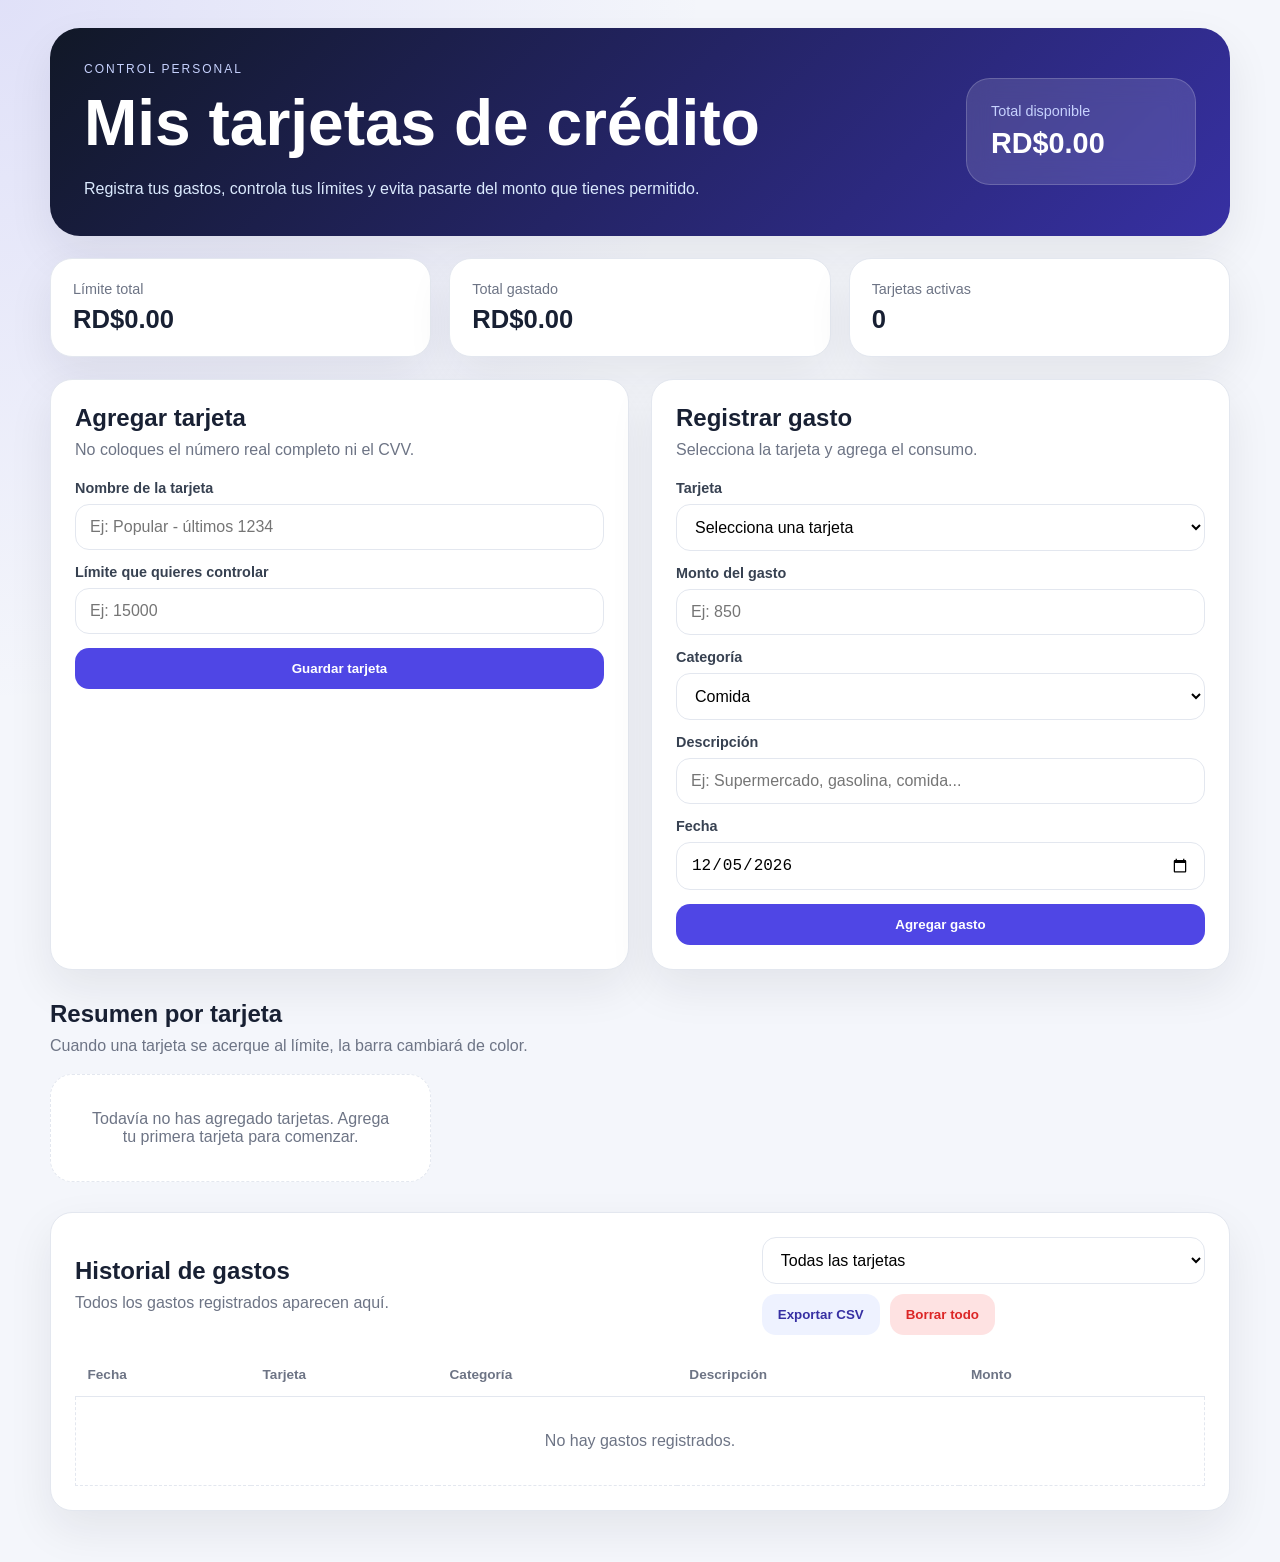
<file: tarjetas-credito/index.html>
<!DOCTYPE html>
<html lang="es">
<head>
  <meta charset="UTF-8" />
  <meta name="viewport" content="width=device-width, initial-scale=1.0" />
  <title>Control de Tarjetas de Crédito</title>
  <link rel="stylesheet" href="style.css" />
</head>
<body>
  <div class="app">
    <header class="hero">
      <div>
        <p class="eyebrow">Control personal</p>
        <h1>Mis tarjetas de crédito</h1>
        <p class="subtitle">
          Registra tus gastos, controla tus límites y evita pasarte del monto que tienes permitido.
        </p>
      </div>

      <div class="hero-card">
        <span>Total disponible</span>
        <strong id="totalAvailable">RD$0.00</strong>
      </div>
    </header>

    <section class="summary">
      <div class="summary-card">
        <span>Límite total</span>
        <strong id="totalLimit">RD$0.00</strong>
      </div>

      <div class="summary-card">
        <span>Total gastado</span>
        <strong id="totalSpent">RD$0.00</strong>
      </div>

      <div class="summary-card">
        <span>Tarjetas activas</span>
        <strong id="totalCards">0</strong>
      </div>
    </section>

    <main class="layout">
      <section class="panel">
        <div class="panel-header">
          <h2>Agregar tarjeta</h2>
          <p>No coloques el número real completo ni el CVV.</p>
        </div>

        <form id="cardForm" class="form">
          <label>
            Nombre de la tarjeta
            <input 
              type="text" 
              id="cardName" 
              placeholder="Ej: Popular - últimos 1234" 
              required 
            />
          </label>

          <label>
            Límite que quieres controlar
            <input 
              type="number" 
              id="cardLimit" 
              placeholder="Ej: 15000" 
              min="1" 
              step="0.01" 
              required 
            />
          </label>

          <button type="submit" class="btn primary">Guardar tarjeta</button>
        </form>
      </section>

      <section class="panel">
        <div class="panel-header">
          <h2>Registrar gasto</h2>
          <p>Selecciona la tarjeta y agrega el consumo.</p>
        </div>

        <form id="expenseForm" class="form">
          <label>
            Tarjeta
            <select id="expenseCard" required>
              <option value="">Selecciona una tarjeta</option>
            </select>
          </label>

          <label>
            Monto del gasto
            <input 
              type="number" 
              id="expenseAmount" 
              placeholder="Ej: 850" 
              min="1" 
              step="0.01" 
              required 
            />
          </label>

          <label>
            Categoría
            <select id="expenseCategory" required>
              <option value="Comida">Comida</option>
              <option value="Transporte">Transporte</option>
              <option value="Servicios">Servicios</option>
              <option value="Compras">Compras</option>
              <option value="Salud">Salud</option>
              <option value="Entretenimiento">Entretenimiento</option>
              <option value="Otros">Otros</option>
            </select>
          </label>

          <label>
            Descripción
            <input 
              type="text" 
              id="expenseDescription" 
              placeholder="Ej: Supermercado, gasolina, comida..." 
              required 
            />
          </label>

          <label>
            Fecha
            <input type="date" id="expenseDate" required />
          </label>

          <button type="submit" class="btn primary">Agregar gasto</button>
        </form>
      </section>
    </main>

    <section class="cards-section">
      <div class="section-title">
        <h2>Resumen por tarjeta</h2>
        <p>Cuando una tarjeta se acerque al límite, la barra cambiará de color.</p>
      </div>

      <div id="cardsGrid" class="cards-grid"></div>
    </section>

    <section class="panel history-panel">
      <div class="panel-header row">
        <div>
          <h2>Historial de gastos</h2>
          <p>Todos los gastos registrados aparecen aquí.</p>
        </div>

        <div class="actions">
          <select id="filterCard">
            <option value="all">Todas las tarjetas</option>
          </select>

          <button id="exportCsv" class="btn secondary" type="button">Exportar CSV</button>
          <button id="clearAll" class="btn danger" type="button">Borrar todo</button>
        </div>
      </div>

      <div class="table-wrap">
        <table>
          <thead>
            <tr>
              <th>Fecha</th>
              <th>Tarjeta</th>
              <th>Categoría</th>
              <th>Descripción</th>
              <th>Monto</th>
              <th></th>
            </tr>
          </thead>
          <tbody id="expenseTable"></tbody>
        </table>
      </div>
    </section>
  </div>

  <script src="script.js"></script>
</body>
</html>
</file>
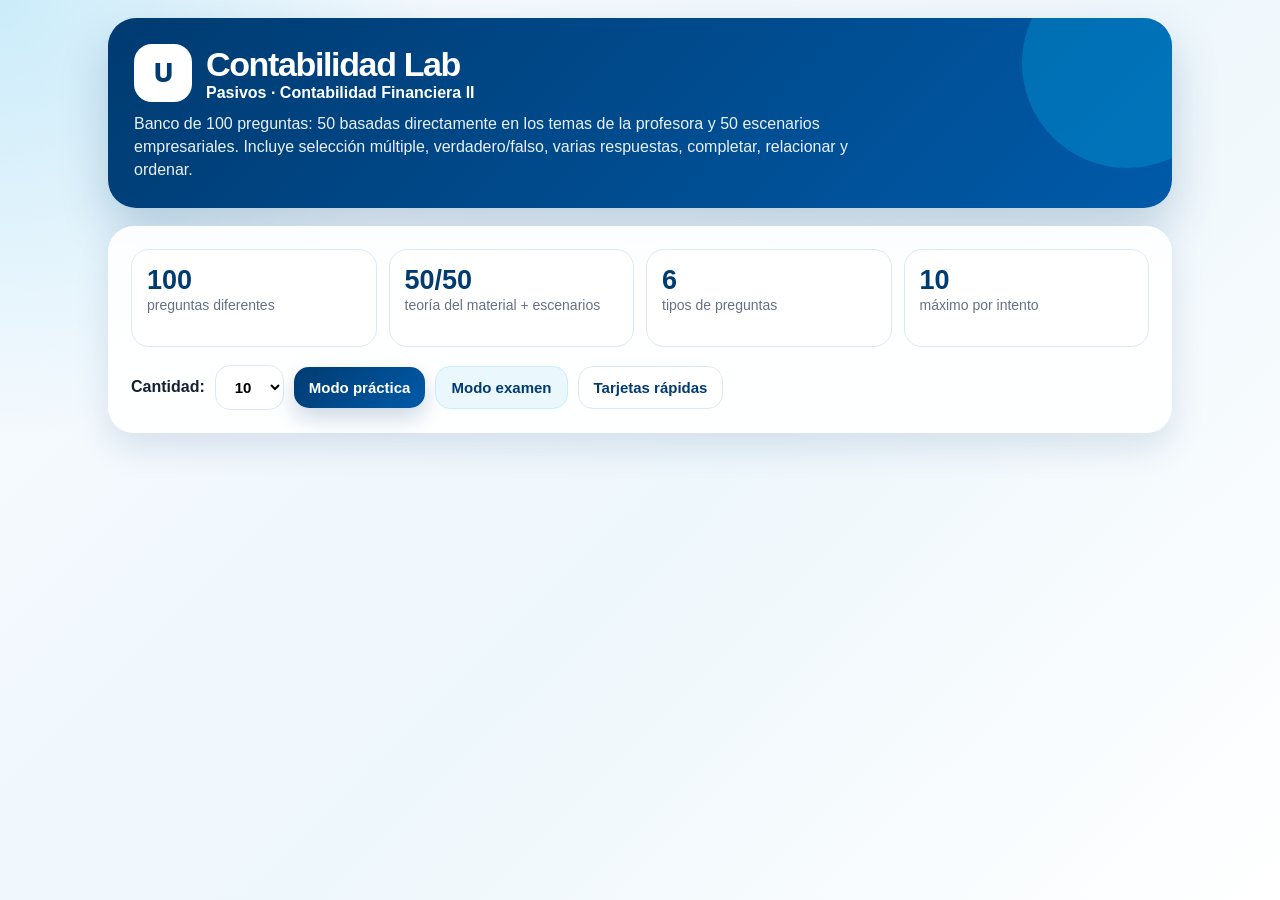
<file: index_contabilidad_lab_100.html>
<!DOCTYPE html>
<html lang="es">
<head>
<meta charset="UTF-8">
<meta name="viewport" content="width=device-width, initial-scale=1.0">
<title>Contabilidad Lab - Pasivos</title>
<style>
:root {
  --azul:#003B71; --azul2:#005AA9; --celeste:#00A7E1; --fondo:#F2F8FC;
  --texto:#142033; --muted:#667085; --linea:#DCE8F2; --ok:#11824A; --bad:#C7352E; --warn:#F4B000;
}
*{box-sizing:border-box}
body{margin:0;font-family:Arial,Helvetica,sans-serif;background:radial-gradient(circle at top left,rgba(0,167,225,.18),transparent 28%),linear-gradient(135deg,#f8fbff,#eef7fc 55%,#fff);color:var(--texto);min-height:100vh}
.app{max-width:1100px;margin:auto;padding:18px}
.hero{background:linear-gradient(135deg,var(--azul),var(--azul2));color:white;border-radius:28px;padding:26px;box-shadow:0 22px 48px rgba(0,59,113,.22);position:relative;overflow:hidden}
.hero:after{content:"";position:absolute;right:-60px;top:-60px;width:210px;height:210px;border-radius:50%;background:rgba(0,167,225,.35)}
.brand{position:relative;z-index:2;display:flex;gap:14px;align-items:center}
.logo{width:58px;height:58px;border-radius:18px;background:white;color:var(--azul);display:grid;place-items:center;font-size:25px;font-weight:1000}
h1{margin:0;font-size:34px;letter-spacing:-.04em} .sub{margin:10px 0 0;opacity:.92;max-width:760px;line-height:1.45;position:relative;z-index:2}
.panel{background:rgba(255,255,255,.9);border:1px solid rgba(255,255,255,.9);backdrop-filter:blur(12px);border-radius:26px;padding:22px;margin-top:18px;box-shadow:0 15px 35px rgba(0,59,113,.12)}
.grid{display:grid;grid-template-columns:repeat(4,1fr);gap:12px}
.stat{background:#fff;border:1px solid var(--linea);border-radius:18px;padding:15px;min-height:98px} .stat b{display:block;color:var(--azul);font-size:27px} .stat span{color:var(--muted);font-size:14px;line-height:1.35}
button,select,input{border:0;border-radius:15px;padding:12px 15px;font-weight:800;font-size:15px}
button{cursor:pointer;transition:.18s} button:hover{transform:translateY(-1px)} select,input{border:1px solid var(--linea);background:white}
.primary{background:linear-gradient(135deg,var(--azul),var(--azul2));color:white;box-shadow:0 10px 22px rgba(0,59,113,.2)} .secondary{background:#EAF7FC;color:var(--azul);border:1px solid #C9EEF9} .ghost{background:white;color:var(--azul);border:1px solid var(--linea)}
.controls{display:flex;gap:10px;flex-wrap:wrap;align-items:center;margin-top:18px}
.hidden{display:none!important} .topbar{display:flex;justify-content:space-between;align-items:center;gap:12px;margin-bottom:14px} .pills{display:flex;gap:8px;flex-wrap:wrap}
.pill{background:#EAF7FC;border:1px solid #C9EEF9;color:var(--azul);border-radius:999px;padding:8px 12px;font-size:13px;font-weight:900}
.progress{height:13px;background:#DCEBF5;border-radius:999px;overflow:hidden;margin:12px 0 18px} .bar{height:100%;width:0;background:linear-gradient(90deg,var(--celeste),var(--azul));transition:.3s}
.card{background:white;border:1px solid var(--linea);border-radius:24px;padding:22px;animation:pop .22s ease} @keyframes pop{from{opacity:.3;transform:translateY(8px)}to{opacity:1;transform:none}}
.topic{text-transform:uppercase;letter-spacing:.08em;color:var(--celeste);font-weight:1000;font-size:13px} h2{font-size:25px;line-height:1.3;margin:9px 0 18px}
.options{display:grid;gap:11px} .option{width:100%;display:flex;gap:12px;align-items:flex-start;text-align:left;background:#F8FBFF;border:2px solid #E2ECF5;border-radius:18px;color:var(--texto);line-height:1.35}
.letter{flex:0 0 34px;width:34px;height:34px;border-radius:50%;background:#E6F5FB;color:var(--azul);display:grid;place-items:center;font-weight:1000}
.correct{border-color:var(--ok)!important;background:#EAF8F0!important} .correct .letter{background:var(--ok);color:white} .wrong{border-color:var(--bad)!important;background:#FFF0EF!important} .wrong .letter{background:var(--bad);color:white}
.learn{margin-top:15px;border-left:6px solid var(--warn);background:#FFF8DF;border-radius:16px;padding:15px;line-height:1.5} .learn b{color:#7A5300}
.match-row{display:grid;grid-template-columns:1fr 1fr;gap:10px;margin:10px 0;align-items:center} .match-row select{width:100%}
.order-item{display:flex;gap:10px;align-items:center;background:#F8FBFF;border:1px solid var(--linea);border-radius:16px;padding:10px;margin:8px 0} .order-item input{width:70px}
.scoreWrap{text-align:center} .score{font-size:54px;font-weight:1000;color:var(--azul);margin:8px 0} .review-card{background:white;border:1px solid var(--linea);border-radius:18px;padding:16px;margin-top:12px}
.studyGrid{display:grid;grid-template-columns:repeat(2,1fr);gap:12px} .study{background:#F8FBFF;border:1px solid var(--linea);border-radius:18px;padding:15px;line-height:1.45}
@media(max-width:760px){.app{padding:12px}.grid,.studyGrid{grid-template-columns:1fr}.hero,.panel{border-radius:20px;padding:17px}h1{font-size:27px}h2{font-size:20px}.topbar{flex-direction:column;align-items:flex-start}}
</style>
</head>
<body>
<div class="app">
<section class="hero"><div class="brand"><div class="logo">U</div><div><h1>Contabilidad Lab</h1><b>Pasivos · Contabilidad Financiera II</b></div></div><p class="sub">Banco de 100 preguntas: 50 basadas directamente en los temas de la profesora y 50 escenarios empresariales. Incluye selección múltiple, verdadero/falso, varias respuestas, completar, relacionar y ordenar.</p></section>
<section id="start" class="panel">
<div class="grid"><div class="stat"><b>100</b><span>preguntas diferentes</span></div><div class="stat"><b>50/50</b><span>teoría del material + escenarios</span></div><div class="stat"><b>6</b><span>tipos de preguntas</span></div><div class="stat"><b>10</b><span>máximo por intento</span></div></div>
<div class="controls"><label><b>Cantidad:</b></label><select id="count"><option>5</option><option selected>10</option></select><button class="primary" onclick="startQuiz('practice')">Modo práctica</button><button class="secondary" onclick="startQuiz('exam')">Modo examen</button><button class="ghost" onclick="showStudy()">Tarjetas rápidas</button></div>
</section>
<section id="quiz" class="panel hidden"><div class="topbar"><div class="pills"><span class="pill" id="counter"></span><span class="pill" id="typePill"></span><span class="pill" id="sourcePill"></span></div><button class="secondary" onclick="home()">Salir</button></div><div class="progress"><div class="bar" id="bar"></div></div><div class="card"><div class="topic" id="topic"></div><h2 id="prompt"></h2><div id="answerArea"></div><div id="feedback" class="learn hidden"></div><div class="controls"><button id="checkBtn" class="primary" onclick="checkAnswer()">Responder</button><button id="nextBtn" class="primary hidden" onclick="nextQ()">Siguiente</button></div></div></section>
<section id="result" class="panel hidden"><div class="scoreWrap"><div class="pill">Resultado final</div><div class="score" id="scoreText"></div><p id="msg"></p><button class="primary" onclick="startQuiz(mode)">Nuevo intento</button><button class="secondary" onclick="review()">Repasar fallos</button><button class="ghost" onclick="home()">Inicio</button></div><div id="review"></div></section>
<section id="study" class="panel hidden"><div class="topbar"><h2 style="margin:0">Tarjetas rápidas</h2><button class="secondary" onclick="home()">Volver</button></div><div class="studyGrid"><div class="study"><b>Devengo:</b> registra cuando nace la obligación, no cuando se paga.</div><div class="study"><b>Corriente:</b> vence en 12 meses o menos.</div><div class="study"><b>No corriente:</b> vence en más de 12 meses.</div><div class="study"><b>ITBIS:</b> cobrado menos pagado.</div><div class="study"><b>Provisión:</b> obligación probable y estimada.</div><div class="study"><b>Anticipo:</b> efectivo recibido antes de entregar; sigue siendo pasivo.</div></div></section>
</div>
<script>
const QUESTIONS = [{"kind": "mc", "source": "direct", "topic": "Pasivo", "prompt": "¿Cuál afirmación describe mejor: Pasivo?", "options": ["Un pasivo es una obligación económica adquirida por la empresa que deberá liquidarse con activos, efectivo, bienes o servicios.", "Un activo que siempre aumenta el efectivo.", "Una cuenta de patrimonio sin obligación futura.", "Un ingreso cobrado y ganado automáticamente."], "answer": 0, "learn": "Los pasivos surgen de hechos pasados y representan compromisos futuros."}, {"kind": "fill", "source": "direct", "topic": "Pasivo corriente", "prompt": "Completa la idea: Pasivo corriente. Escribe una palabra o número clave relacionado.", "accepted": ["12", "obligación", "pasivo", "devengo", "18", "corriente", "proveedores", "provisión", "retención", "itbis", "largo plazo"], "learn": "Un pasivo corriente vence en 12 meses o menos o dentro del ciclo operativo normal. La clave es el vencimiento de corto plazo."}, {"kind": "multi", "source": "direct", "topic": "Pasivo no corriente", "prompt": "Selecciona las opciones correctas sobre Pasivo no corriente.", "options": ["Un pasivo no corriente vence en más de 12 meses.", "Préstamos a varios años, bonos y leasing a largo plazo entran aquí.", "Siempre se registra como ingreso inmediatamente.", "Nunca afecta los estados financieros."], "answer": [0, 1], "learn": "Un pasivo no corriente vence en más de 12 meses. Préstamos a varios años, bonos y leasing a largo plazo entran aquí."}, {"kind": "mc", "source": "direct", "topic": "Pasivo contingente", "prompt": "En un examen de pasivos, ¿qué debes recordar sobre Pasivo contingente?", "options": ["Que representa o puede representar una obligación de la empresa.", "Que siempre es un activo.", "Que siempre se presenta como patrimonio.", "Que nunca requiere registro ni revelación."], "answer": 0, "learn": "Un pasivo contingente es una obligación potencial que depende de un evento futuro incierto. Normalmente se revela en notas si corresponde, no siempre se registra."}, {"kind": "truefalse", "source": "direct", "topic": "Cuentas por pagar", "prompt": "Las cuentas por pagar a proveedores nacen por compras a crédito de bienes o servicios relacionados con la operación. (falso).", "answer": false, "learn": "Son pasivos operativos y generalmente corrientes. Ojo: la negación cambia completamente el concepto."}, {"kind": "mc", "source": "direct", "topic": "Devengo", "prompt": "¿Cuál afirmación describe mejor: Devengo?", "options": ["El principio de devengo exige reconocer el pasivo cuando surge la obligación, no cuando se paga.", "Un activo que siempre aumenta el efectivo.", "Una cuenta de patrimonio sin obligación futura.", "Un ingreso cobrado y ganado automáticamente."], "answer": 0, "learn": "La fecha de pago no determina por sí sola el reconocimiento."}, {"kind": "fill", "source": "direct", "topic": "NIC 37", "prompt": "Completa la idea: NIC 37. Escribe una palabra o número clave relacionado.", "accepted": ["12", "obligación", "pasivo", "devengo", "18", "corriente", "proveedores", "provisión", "retención", "itbis", "largo plazo"], "learn": "La NIC 37 trata provisiones, pasivos contingentes y activos contingentes. Se usa para obligaciones inciertas en monto o fecha."}, {"kind": "multi", "source": "direct", "topic": "NIIF 9", "prompt": "Selecciona las opciones correctas sobre NIIF 9.", "options": ["La NIIF 9 se relaciona con pasivos financieros como préstamos, bonos y cuentas por pagar.", "Muchos pasivos financieros se miden posteriormente al costo amortizado.", "Siempre se registra como ingreso inmediatamente.", "Nunca afecta los estados financieros."], "answer": [0, 1], "learn": "La NIIF 9 se relaciona con pasivos financieros como préstamos, bonos y cuentas por pagar. Muchos pasivos financieros se miden posteriormente al costo amortizado."}, {"kind": "mc", "source": "direct", "topic": "NIIF 16", "prompt": "En un examen de pasivos, ¿qué debes recordar sobre NIIF 16?", "options": ["Que representa o puede representar una obligación de la empresa.", "Que siempre es un activo.", "Que siempre se presenta como patrimonio.", "Que nunca requiere registro ni revelación."], "answer": 0, "learn": "La NIIF 16 exige reconocer pasivos por arrendamientos cuando corresponda. El leasing genera una obligación por pagos futuros."}, {"kind": "truefalse", "source": "direct", "topic": "NIC 21", "prompt": "La NIC 21 trata efectos de variaciones en tasas de cambio para pasivos en moneda extranjera. (falso).", "answer": false, "learn": "Al cierre se convierten a la tasa correspondiente. Ojo: la negación cambia completamente el concepto."}, {"kind": "mc", "source": "direct", "topic": "NIIF 15", "prompt": "¿Cuál afirmación describe mejor: NIIF 15?", "options": ["Los anticipos de clientes se reconocen como pasivo hasta cumplir la obligación de entregar el bien o servicio.", "Un activo que siempre aumenta el efectivo.", "Una cuenta de patrimonio sin obligación futura.", "Un ingreso cobrado y ganado automáticamente."], "answer": 0, "learn": "No todo efectivo recibido es ingreso ganado."}, {"kind": "fill", "source": "direct", "topic": "Acumulaciones", "prompt": "Completa la idea: Acumulaciones. Escribe una palabra o número clave relacionado.", "accepted": ["12", "obligación", "pasivo", "devengo", "18", "corriente", "proveedores", "provisión", "retención", "itbis", "largo plazo"], "learn": "Las acumulaciones son gastos incurridos pero no pagados, con obligación cierta. Ejemplo típico: salarios devengados no pagados."}, {"kind": "multi", "source": "direct", "topic": "Provisiones", "prompt": "Selecciona las opciones correctas sobre Provisiones.", "options": ["Las provisiones son pasivos estimados por obligaciones inciertas en monto o fecha.", "Ejemplos: garantías, litigios, despidos.", "Siempre se registra como ingreso inmediatamente.", "Nunca afecta los estados financieros."], "answer": [0, 1], "learn": "Las provisiones son pasivos estimados por obligaciones inciertas en monto o fecha. Ejemplos: garantías, litigios, despidos."}, {"kind": "mc", "source": "direct", "topic": "Nómina por pagar", "prompt": "En un examen de pasivos, ¿qué debes recordar sobre Nómina por pagar?", "options": ["Que representa o puede representar una obligación de la empresa.", "Que siempre es un activo.", "Que siempre se presenta como patrimonio.", "Que nunca requiere registro ni revelación."], "answer": 0, "learn": "La nómina por pagar representa salarios acumulados pendientes de liquidación. Es una obligación laboral y pasivo corriente."}, {"kind": "truefalse", "source": "direct", "topic": "Retenciones", "prompt": "Las retenciones de ISR, AFP o SFS son descuentos que la empresa debe entregar a terceros. (falso).", "answer": false, "learn": "No son ingresos de la empresa. Ojo: la negación cambia completamente el concepto."}, {"kind": "mc", "source": "direct", "topic": "ITBIS", "prompt": "¿Cuál afirmación describe mejor: ITBIS?", "options": ["El ITBIS general se calcula al 18% sobre ventas o servicios gravados.", "Un activo que siempre aumenta el efectivo.", "Una cuenta de patrimonio sin obligación futura.", "Un ingreso cobrado y ganado automáticamente."], "answer": 0, "learn": "El ITBIS cobrado al cliente se convierte en obligación fiscal."}, {"kind": "fill", "source": "direct", "topic": "ITBIS por pagar", "prompt": "Completa la idea: ITBIS por pagar. Escribe una palabra o número clave relacionado.", "accepted": ["12", "obligación", "pasivo", "devengo", "18", "corriente", "proveedores", "provisión", "retención", "itbis", "largo plazo"], "learn": "El ITBIS por pagar es el ITBIS cobrado menos el ITBIS pagado a proveedores. Si cobraste más de lo que pagaste, la diferencia se declara como pasivo."}, {"kind": "multi", "source": "direct", "topic": "ISR empresas", "prompt": "Selecciona las opciones correctas sobre ISR empresas.", "options": ["El ISR empresarial se relaciona con las utilidades netas y puede generar impuesto por pagar.", "Mientras no se liquide, es una obligación fiscal.", "Siempre se registra como ingreso inmediatamente.", "Nunca afecta los estados financieros."], "answer": [0, 1], "learn": "El ISR empresarial se relaciona con las utilidades netas y puede generar impuesto por pagar. Mientras no se liquide, es una obligación fiscal."}, {"kind": "mc", "source": "direct", "topic": "Retención 5%", "prompt": "En un examen de pasivos, ¿qué debes recordar sobre Retención 5%?", "options": ["Que representa o puede representar una obligación de la empresa.", "Que siempre es un activo.", "Que siempre se presenta como patrimonio.", "Que nunca requiere registro ni revelación."], "answer": 0, "learn": "Ciertas instituciones públicas pueden retener 5% de ISR en pagos específicos. Esa retención funciona como pago a cuenta del ISR definitivo."}, {"kind": "truefalse", "source": "direct", "topic": "IPI", "prompt": "El IPI se relaciona con propiedades y se calcula sobre el valor catastral cuando aplica. (falso).", "answer": false, "learn": "Es un impuesto de propiedad. Ojo: la negación cambia completamente el concepto."}, {"kind": "mc", "source": "direct", "topic": "Sanciones", "prompt": "¿Cuál afirmación describe mejor: Sanciones?", "options": ["La falta de cumplimiento tributario puede generar multas, intereses, recargos y sanciones operativas.", "Un activo que siempre aumenta el efectivo.", "Una cuenta de patrimonio sin obligación futura.", "Un ingreso cobrado y ganado automáticamente."], "answer": 0, "learn": "El incumplimiento afecta legal y financieramente."}, {"kind": "fill", "source": "direct", "topic": "Documentos por pagar LP", "prompt": "Completa la idea: Documentos por pagar LP. Escribe una palabra o número clave relacionado.", "accepted": ["12", "obligación", "pasivo", "devengo", "18", "corriente", "proveedores", "provisión", "retención", "itbis", "largo plazo"], "learn": "Los documentos por pagar a largo plazo son obligaciones formales con vencimiento mayor a un año. Pueden estar respaldados por pagarés, contratos, préstamos o bonos."}, {"kind": "multi", "source": "direct", "topic": "Porción corriente", "prompt": "Selecciona las opciones correctas sobre Porción corriente.", "options": ["La porción corriente es la parte de una deuda a largo plazo que vence en los próximos 12 meses.", "Debe presentarse como pasivo corriente.", "Siempre se registra como ingreso inmediatamente.", "Nunca afecta los estados financieros."], "answer": [0, 1], "learn": "La porción corriente es la parte de una deuda a largo plazo que vence en los próximos 12 meses. Debe presentarse como pasivo corriente."}, {"kind": "mc", "source": "direct", "topic": "Bonos por pagar", "prompt": "En un examen de pasivos, ¿qué debes recordar sobre Bonos por pagar?", "options": ["Que representa o puede representar una obligación de la empresa.", "Que siempre es un activo.", "Que siempre se presenta como patrimonio.", "Que nunca requiere registro ni revelación."], "answer": 0, "learn": "Los bonos por pagar son deuda emitida por la empresa para financiarse. Generan obligación de pago e intereses."}, {"kind": "truefalse", "source": "direct", "topic": "Leasing financiero", "prompt": "Un leasing financiero no es un arrendamiento que puede generar un pasivo por pagos futuros.", "answer": false, "learn": "Se clasifica considerando plazo y porción corriente. Ojo: la negación cambia completamente el concepto."}, {"kind": "mc", "source": "direct", "topic": "Otros pasivos", "prompt": "¿Cuál afirmación describe mejor: Otros pasivos?", "options": ["Otros pasivos incluyen anticipos, dividendos por pagar, depósitos en garantía, beneficios pendientes y responsabilidades específicas.", "Un activo que siempre aumenta el efectivo.", "Una cuenta de patrimonio sin obligación futura.", "Un ingreso cobrado y ganado automáticamente."], "answer": 0, "learn": "Son obligaciones que no caen en categorías tradicionales."}, {"kind": "fill", "source": "direct", "topic": "Anticipos de clientes", "prompt": "Completa la idea: Anticipos de clientes. Escribe una palabra o número clave relacionado.", "accepted": ["12", "obligación", "pasivo", "devengo", "18", "corriente", "proveedores", "provisión", "retención", "itbis", "largo plazo"], "learn": "Los anticipos de clientes son pagos recibidos antes de entregar bienes o servicios. Hasta cumplir la entrega, son pasivos."}, {"kind": "multi", "source": "direct", "topic": "Dividendos por pagar", "prompt": "Selecciona las opciones correctas sobre Dividendos por pagar.", "options": ["Los dividendos por pagar surgen cuando se declaran utilidades a distribuir pero aún no se pagan.", "Nace un compromiso con accionistas.", "Siempre se registra como ingreso inmediatamente.", "Nunca afecta los estados financieros."], "answer": [0, 1], "learn": "Los dividendos por pagar surgen cuando se declaran utilidades a distribuir pero aún no se pagan. Nace un compromiso con accionistas."}, {"kind": "mc", "source": "direct", "topic": "Proveedores vs acreedores", "prompt": "En un examen de pasivos, ¿qué debes recordar sobre Proveedores vs acreedores?", "options": ["Que representa o puede representar una obligación de la empresa.", "Que siempre es un activo.", "Que siempre se presenta como patrimonio.", "Que nunca requiere registro ni revelación."], "answer": 0, "learn": "Proveedores se vinculan a compras operativas; acreedores diversos pueden originarse en conceptos no operativos. La diferencia principal está en el origen de la obligación."}, {"kind": "truefalse", "source": "direct", "topic": "Pasivos financieros", "prompt": "Préstamos, bonos y ciertas deudas sujetas a intereses son pasivos financieros. (falso).", "answer": false, "learn": "Se distinguen de pasivos operativos como proveedores. Ojo: la negación cambia completamente el concepto."}, {"kind": "matching", "source": "direct", "topic": "Normas", "prompt": "Relaciona cada norma con su tema principal.", "left": ["NIC 37", "NIIF 16", "NIIF 15", "NIC 21"], "right": ["Provisiones y contingencias", "Arrendamientos", "Anticipos/obligaciones con clientes", "Moneda extranjera"], "answer": [0, 1, 2, 3], "learn": "Estas normas ayudan a reconocer, medir y revelar distintos pasivos."}, {"kind": "matching", "source": "direct", "topic": "Clasificación", "prompt": "Relaciona cada obligación con su clasificación más probable.", "left": ["Salarios por pagar", "Préstamo a 5 años", "ITBIS pendiente", "Bonos a largo plazo"], "right": ["Pasivo corriente", "Pasivo no corriente", "Pasivo corriente", "Pasivo no corriente"], "answer": [0, 1, 2, 3], "learn": "La clasificación depende sobre todo del vencimiento y la naturaleza de la obligación."}, {"kind": "order", "source": "direct", "topic": "Devengo y pago", "prompt": "Ordena el proceso normal de una compra a crédito.", "items": ["Recibir mercancía o servicio", "Registrar inventario/gasto", "Registrar cuenta por pagar", "Pagar al proveedor"], "answer": [0, 1, 2, 3], "learn": "Primero ocurre la transacción y nace la obligación; luego se paga."}, {"kind": "mc", "source": "direct", "topic": "Nómina", "prompt": "Una nómina bruta de RD$100,000 tiene retenciones de RD$17,000. ¿Cuál es el neto por pagar a empleados?", "options": ["RD$117,000", "RD$100,000", "RD$83,000", "RD$17,000"], "answer": 2, "learn": "El neto es salario bruto menos retenciones: 100,000 - 17,000 = 83,000."}, {"kind": "mc", "source": "direct", "topic": "ITBIS", "prompt": "Ventas de RD$1,000,000 generan ITBIS cobrado de RD$180,000. Si el ITBIS pagado fue RD$126,000, ¿cuánto se paga?", "options": ["RD$54,000", "RD$126,000", "RD$180,000", "RD$306,000"], "answer": 0, "learn": "ITBIS por pagar = cobrado - pagado = 180,000 - 126,000 = 54,000."}, {"kind": "fill", "source": "direct", "topic": "ITBIS", "prompt": "Si una factura de RD$50,000 tiene ITBIS 18%, escribe el ITBIS generado.", "accepted": ["9000", "9,000", "rd$9000", "rd$9,000"], "learn": "50,000 × 18% = RD$9,000."}, {"kind": "fill", "source": "direct", "topic": "Porción corriente", "prompt": "Un préstamo de RD$300,000 a 3 años se paga igual cada año. Escribe la porción corriente anual.", "accepted": ["100000", "100,000", "rd$100000", "rd$100,000"], "learn": "300,000 ÷ 3 = RD$100,000."}, {"kind": "multi", "source": "direct", "topic": "Otros pasivos", "prompt": "Selecciona ejemplos de otros pasivos.", "options": ["Anticipos de clientes", "Dividendos por pagar", "Depósitos en garantía", "Mobiliario de oficina"], "answer": [0, 1, 2], "learn": "Otros pasivos incluyen obligaciones menos tradicionales como anticipos, dividendos o depósitos."}, {"kind": "truefalse", "source": "direct", "topic": "Pasivo contingente", "prompt": "Un pasivo contingente siempre se registra directamente en el balance, sin importar la probabilidad.", "answer": false, "learn": "Normalmente se revela en notas si corresponde; para registrarlo como provisión debe cumplir criterios específicos."}, {"kind": "order", "source": "direct", "topic": "Anticipo de clientes", "prompt": "Ordena el tratamiento de un anticipo de clientes.", "items": ["Recibir efectivo del cliente", "Registrar anticipo como pasivo", "Entregar el bien o servicio", "Reclasificar como ingreso"], "answer": [0, 1, 2, 3], "learn": "El anticipo se convierte en ingreso solo cuando se cumple la obligación."}, {"kind": "mc", "source": "direct", "topic": "Cuentas por pagar a proveedores", "prompt": "¿Cuál idea es correcta sobre Cuentas por pagar a proveedores?", "options": ["Se diferencian por su origen operativo y vínculo con la actividad central del negocio.", "Nunca se relaciona con obligaciones.", "Siempre aumenta el efectivo neto.", "Solo aplica a activos físicos."], "answer": 0, "learn": "Se diferencian por su origen operativo y vínculo con la actividad central del negocio."}, {"kind": "mc", "source": "direct", "topic": "Gestión de cuentas por pagar", "prompt": "¿Cuál idea es correcta sobre Gestión de cuentas por pagar?", "options": ["Una buena gestión protege la liquidez, evita multas y mejora relación con proveedores.", "Nunca se relaciona con obligaciones.", "Siempre aumenta el efectivo neto.", "Solo aplica a activos físicos."], "answer": 0, "learn": "Una buena gestión protege la liquidez, evita multas y mejora relación con proveedores."}, {"kind": "mc", "source": "direct", "topic": "Provisiones", "prompt": "¿Cuál idea es correcta sobre Provisiones?", "options": ["Deben revisarse periódicamente para evitar sobreestimaciones o subestimaciones.", "Nunca se relaciona con obligaciones.", "Siempre aumenta el efectivo neto.", "Solo aplica a activos físicos."], "answer": 0, "learn": "Deben revisarse periódicamente para evitar sobreestimaciones o subestimaciones."}, {"kind": "mc", "source": "direct", "topic": "Sanciones tributarias", "prompt": "¿Cuál idea es correcta sobre Sanciones tributarias?", "options": ["La declaración fuera de plazo puede generar multas e intereses.", "Nunca se relaciona con obligaciones.", "Siempre aumenta el efectivo neto.", "Solo aplica a activos físicos."], "answer": 0, "learn": "La declaración fuera de plazo puede generar multas e intereses."}, {"kind": "mc", "source": "direct", "topic": "Documentos formales", "prompt": "¿Cuál idea es correcta sobre Documentos formales?", "options": ["Pagarés, bonos y contratos respaldan documentos por pagar a largo plazo.", "Nunca se relaciona con obligaciones.", "Siempre aumenta el efectivo neto.", "Solo aplica a activos físicos."], "answer": 0, "learn": "Pagarés, bonos y contratos respaldan documentos por pagar a largo plazo."}, {"kind": "mc", "source": "direct", "topic": "Costo amortizado", "prompt": "¿Cuál idea es correcta sobre Costo amortizado?", "options": ["Muchas cuentas por pagar y préstamos se miden al costo amortizado.", "Nunca se relaciona con obligaciones.", "Siempre aumenta el efectivo neto.", "Solo aplica a activos físicos."], "answer": 0, "learn": "Muchas cuentas por pagar y préstamos se miden al costo amortizado."}, {"kind": "mc", "source": "direct", "topic": "Valor presente", "prompt": "¿Cuál idea es correcta sobre Valor presente?", "options": ["En leasing puede reconocerse el valor presente de pagos futuros.", "Nunca se relaciona con obligaciones.", "Siempre aumenta el efectivo neto.", "Solo aplica a activos físicos."], "answer": 0, "learn": "En leasing puede reconocerse el valor presente de pagos futuros."}, {"kind": "mc", "source": "direct", "topic": "Beneficios pendientes", "prompt": "¿Cuál idea es correcta sobre Beneficios pendientes?", "options": ["Vacaciones, pensiones o indemnizaciones pendientes pueden ser pasivos.", "Nunca se relaciona con obligaciones.", "Siempre aumenta el efectivo neto.", "Solo aplica a activos físicos."], "answer": 0, "learn": "Vacaciones, pensiones o indemnizaciones pendientes pueden ser pasivos."}, {"kind": "mc", "source": "direct", "topic": "Dividendos", "prompt": "¿Cuál idea es correcta sobre Dividendos?", "options": ["Deben manejarse cuidando liquidez e imagen ante accionistas.", "Nunca se relaciona con obligaciones.", "Siempre aumenta el efectivo neto.", "Solo aplica a activos físicos."], "answer": 0, "learn": "Deben manejarse cuidando liquidez e imagen ante accionistas."}, {"kind": "mc", "source": "direct", "topic": "Transparencia", "prompt": "¿Cuál idea es correcta sobre Transparencia?", "options": ["El correcto registro de pasivos asegura información financiera útil.", "Nunca se relaciona con obligaciones.", "Siempre aumenta el efectivo neto.", "Solo aplica a activos físicos."], "answer": 0, "learn": "El correcto registro de pasivos asegura información financiera útil."}, {"kind": "mc", "source": "scenario", "topic": "Caso empresarial", "prompt": "Comercial Rivera recibe mercancía por RD$85,000 el 29 de diciembre y pagará en febrero. ¿Cuál es el tratamiento contable más correcto?", "options": ["Debe reconocer inventario/gasto y cuentas por pagar en diciembre por devengo.", "Registrar como patrimonio inmediatamente.", "No registrar nada nunca.", "Registrar como activo sin obligación."], "answer": 0, "learn": "Debe reconocer inventario/gasto y cuentas por pagar en diciembre por devengo."}, {"kind": "truefalse", "source": "scenario", "topic": "Caso empresarial", "prompt": "Comercial Rivera recibe mercancía por RD$85,000 el 29 de diciembre y pagará en febrero. La empresa debe esperar siempre al pago o cobro final para reconocer cualquier pasivo.", "answer": false, "learn": "Por devengo, muchas obligaciones se reconocen cuando nacen, no cuando se pagan."}, {"kind": "multi", "source": "scenario", "topic": "Caso empresarial", "prompt": "Ferretería El Martillo compra materiales a crédito por RD$125,000 con plazo de 90 días. Selecciona las ideas correctas.", "options": ["Surge una cuenta por pagar a proveedores, pasivo corriente.", "La obligación puede afectar el balance general.", "Siempre se reconoce como ingreso ganado.", "Nunca requiere análisis de vencimiento."], "answer": [0, 1], "learn": "Surge una cuenta por pagar a proveedores, pasivo corriente."}, {"kind": "mc", "source": "scenario", "topic": "Caso empresarial", "prompt": "Ferretería El Martillo compra materiales a crédito por RD$125,000 con plazo de 90 días. ¿Qué concepto se evalúa principalmente?", "options": ["Reconocimiento y clasificación de pasivos", "Capital social únicamente", "Depreciación de activos fijos", "Costo de ventas solamente"], "answer": 0, "learn": "Surge una cuenta por pagar a proveedores, pasivo corriente."}, {"kind": "fill", "source": "scenario", "topic": "Caso empresarial", "prompt": "Clínica Esperanza recibe RD$450,000 por una cirugía que realizará en dos meses. Escribe la palabra clave del tratamiento: pasivo, provisión, ITBIS, nómina, dividendo o anticipo.", "accepted": ["pasivo", "provision", "provisión", "itbis", "nomina", "nómina", "dividendo", "anticipo", "corriente"], "learn": "Es anticipo de clientes hasta prestar el servicio."}, {"kind": "mc", "source": "scenario", "topic": "Caso empresarial", "prompt": "Clínica Esperanza recibe RD$450,000 por una cirugía que realizará en dos meses. ¿Cuál sería el mayor riesgo de registrarlo mal?", "options": ["Distorsionar los estados financieros.", "Aumentar automáticamente la liquidez real.", "Eliminar legalmente la obligación.", "Convertirlo en activo fijo."], "answer": 0, "learn": "Es anticipo de clientes hasta prestar el servicio."}, {"kind": "order", "source": "scenario", "topic": "Caso empresarial", "prompt": "Constructora Atlas tiene un préstamo a 5 años y RD$120,000 vencen el próximo año. Ordena el razonamiento contable.", "items": ["Identificar el hecho económico", "Determinar si existe obligación", "Clasificar el pasivo", "Registrar o revelar según corresponda"], "answer": [0, 1, 2, 3], "learn": "Esa parte es porción corriente."}, {"kind": "mc", "source": "scenario", "topic": "Caso empresarial", "prompt": "Constructora Atlas tiene un préstamo a 5 años y RD$120,000 vencen el próximo año. ¿Qué debe analizarse primero?", "options": ["Si ya existe una obligación presente o potencial.", "El color del comprobante.", "El nombre comercial solamente.", "El logo de la empresa."], "answer": 0, "learn": "Esa parte es porción corriente."}, {"kind": "matching", "source": "scenario", "topic": "Caso empresarial", "prompt": "Hotel Brisa Azul recibe reservas pagadas por adelantado para estadías futuras. Relaciona conceptos útiles para analizar el caso.", "left": ["Obligación", "Vencimiento", "Registro", "Presentación"], "right": ["Existe o puede existir deuda", "Corto o largo plazo", "Asiento o revelación", "Balance/notas"], "answer": [0, 1, 2, 3], "learn": "Debe registrar anticipo de clientes, no ingreso ganado inmediato."}, {"kind": "mc", "source": "scenario", "topic": "Caso empresarial", "prompt": "Hotel Brisa Azul recibe reservas pagadas por adelantado para estadías futuras. ¿Qué afirmación es más profesional?", "options": ["Debe registrar anticipo de clientes, no ingreso ganado inmediato.", "Debe ignorarse porque no afecta decisiones.", "Siempre se lleva a ventas.", "Solo se registra si ya pasó un año."], "answer": 0, "learn": "Debe registrar anticipo de clientes, no ingreso ganado inmediato."}, {"kind": "mc", "source": "scenario", "topic": "Caso empresarial", "prompt": "Distribuidora Norte cobra RD$180,000 de ITBIS y paga RD$126,000 en compras. ¿Cuál es el tratamiento contable más correcto?", "options": ["ITBIS por pagar: RD$54,000.", "Registrar como patrimonio inmediatamente.", "No registrar nada nunca.", "Registrar como activo sin obligación."], "answer": 0, "learn": "ITBIS por pagar: RD$54,000."}, {"kind": "truefalse", "source": "scenario", "topic": "Caso empresarial", "prompt": "Distribuidora Norte cobra RD$180,000 de ITBIS y paga RD$126,000 en compras. La empresa debe esperar siempre al pago o cobro final para reconocer cualquier pasivo.", "answer": false, "learn": "Por devengo, muchas obligaciones se reconocen cuando nacen, no cuando se pagan."}, {"kind": "multi", "source": "scenario", "topic": "Caso empresarial", "prompt": "Fábrica Sol estima RD$30,000 por garantías de productos vendidos. Selecciona las ideas correctas.", "options": ["Debe registrar provisión si es probable y estimable.", "La obligación puede afectar el balance general.", "Siempre se reconoce como ingreso ganado.", "Nunca requiere análisis de vencimiento."], "answer": [0, 1], "learn": "Debe registrar provisión si es probable y estimable."}, {"kind": "mc", "source": "scenario", "topic": "Caso empresarial", "prompt": "Fábrica Sol estima RD$30,000 por garantías de productos vendidos. ¿Qué concepto se evalúa principalmente?", "options": ["Reconocimiento y clasificación de pasivos", "Capital social únicamente", "Depreciación de activos fijos", "Costo de ventas solamente"], "answer": 0, "learn": "Debe registrar provisión si es probable y estimable."}, {"kind": "fill", "source": "scenario", "topic": "Caso empresarial", "prompt": "Servicios Luna recibe una factura de electricidad en diciembre y la paga en enero. Escribe la palabra clave del tratamiento: pasivo, provisión, ITBIS, nómina, dividendo o anticipo.", "accepted": ["pasivo", "provision", "provisión", "itbis", "nomina", "nómina", "dividendo", "anticipo", "corriente"], "learn": "El gasto y pasivo se registran en diciembre."}, {"kind": "mc", "source": "scenario", "topic": "Caso empresarial", "prompt": "Servicios Luna recibe una factura de electricidad en diciembre y la paga en enero. ¿Cuál sería el mayor riesgo de registrarlo mal?", "options": ["Distorsionar los estados financieros.", "Aumentar automáticamente la liquidez real.", "Eliminar legalmente la obligación.", "Convertirlo en activo fijo."], "answer": 0, "learn": "El gasto y pasivo se registran en diciembre."}, {"kind": "order", "source": "scenario", "topic": "Caso empresarial", "prompt": "Tecnología Max firma leasing de equipos por 4 años. Ordena el razonamiento contable.", "items": ["Identificar el hecho económico", "Determinar si existe obligación", "Clasificar el pasivo", "Registrar o revelar según corresponda"], "answer": [0, 1, 2, 3], "learn": "Debe reconocer pasivo por arrendamiento y separar porción corriente."}, {"kind": "mc", "source": "scenario", "topic": "Caso empresarial", "prompt": "Tecnología Max firma leasing de equipos por 4 años. ¿Qué debe analizarse primero?", "options": ["Si ya existe una obligación presente o potencial.", "El color del comprobante.", "El nombre comercial solamente.", "El logo de la empresa."], "answer": 0, "learn": "Debe reconocer pasivo por arrendamiento y separar porción corriente."}, {"kind": "matching", "source": "scenario", "topic": "Caso empresarial", "prompt": "Inversiones Caribe declara dividendos por RD$200,000 pagaderos en 60 días. Relaciona conceptos útiles para analizar el caso.", "left": ["Obligación", "Vencimiento", "Registro", "Presentación"], "right": ["Existe o puede existir deuda", "Corto o largo plazo", "Asiento o revelación", "Balance/notas"], "answer": [0, 1, 2, 3], "learn": "Surge dividendos por pagar."}, {"kind": "mc", "source": "scenario", "topic": "Caso empresarial", "prompt": "Inversiones Caribe declara dividendos por RD$200,000 pagaderos en 60 días. ¿Qué afirmación es más profesional?", "options": ["Surge dividendos por pagar.", "Debe ignorarse porque no afecta decisiones.", "Siempre se lleva a ventas.", "Solo se registra si ya pasó un año."], "answer": 0, "learn": "Surge dividendos por pagar."}, {"kind": "mc", "source": "scenario", "topic": "Caso empresarial", "prompt": "Restaurante Mía debe salarios de la última semana del mes. ¿Cuál es el tratamiento contable más correcto?", "options": ["Salarios por pagar es pasivo corriente.", "Registrar como patrimonio inmediatamente.", "No registrar nada nunca.", "Registrar como activo sin obligación."], "answer": 0, "learn": "Salarios por pagar es pasivo corriente."}, {"kind": "truefalse", "source": "scenario", "topic": "Caso empresarial", "prompt": "Restaurante Mía debe salarios de la última semana del mes. La empresa debe esperar siempre al pago o cobro final para reconocer cualquier pasivo.", "answer": false, "learn": "Por devengo, muchas obligaciones se reconocen cuando nacen, no cuando se pagan."}, {"kind": "multi", "source": "scenario", "topic": "Caso empresarial", "prompt": "Importadora Alfa mantiene deuda en dólares al cierre del período. Selecciona las ideas correctas.", "options": ["Debe considerar la tasa de cambio al cierre.", "La obligación puede afectar el balance general.", "Siempre se reconoce como ingreso ganado.", "Nunca requiere análisis de vencimiento."], "answer": [0, 1], "learn": "Debe considerar la tasa de cambio al cierre."}, {"kind": "mc", "source": "scenario", "topic": "Caso empresarial", "prompt": "Importadora Alfa mantiene deuda en dólares al cierre del período. ¿Qué concepto se evalúa principalmente?", "options": ["Reconocimiento y clasificación de pasivos", "Capital social únicamente", "Depreciación de activos fijos", "Costo de ventas solamente"], "answer": 0, "learn": "Debe considerar la tasa de cambio al cierre."}, {"kind": "fill", "source": "scenario", "topic": "Caso empresarial", "prompt": "Taller Rápido tiene una demanda posible pero no probable. Escribe la palabra clave del tratamiento: pasivo, provisión, ITBIS, nómina, dividendo o anticipo.", "accepted": ["pasivo", "provision", "provisión", "itbis", "nomina", "nómina", "dividendo", "anticipo", "corriente"], "learn": "Puede revelarse como contingencia si es relevante."}, {"kind": "mc", "source": "scenario", "topic": "Caso empresarial", "prompt": "Taller Rápido tiene una demanda posible pero no probable. ¿Cuál sería el mayor riesgo de registrarlo mal?", "options": ["Distorsionar los estados financieros.", "Aumentar automáticamente la liquidez real.", "Eliminar legalmente la obligación.", "Convertirlo en activo fijo."], "answer": 0, "learn": "Puede revelarse como contingencia si es relevante."}, {"kind": "order", "source": "scenario", "topic": "Caso empresarial", "prompt": "Farmacia Vida vende RD$100,000 más ITBIS de 18%. Ordena el razonamiento contable.", "items": ["Identificar el hecho económico", "Determinar si existe obligación", "Clasificar el pasivo", "Registrar o revelar según corresponda"], "answer": [0, 1, 2, 3], "learn": "Debe cobrar RD$18,000 de ITBIS."}, {"kind": "mc", "source": "scenario", "topic": "Caso empresarial", "prompt": "Farmacia Vida vende RD$100,000 más ITBIS de 18%. ¿Qué debe analizarse primero?", "options": ["Si ya existe una obligación presente o potencial.", "El color del comprobante.", "El nombre comercial solamente.", "El logo de la empresa."], "answer": 0, "learn": "Debe cobrar RD$18,000 de ITBIS."}, {"kind": "matching", "source": "scenario", "topic": "Caso empresarial", "prompt": "Colegio del Este recibe matrícula anticipada por clases del próximo mes. Relaciona conceptos útiles para analizar el caso.", "left": ["Obligación", "Vencimiento", "Registro", "Presentación"], "right": ["Existe o puede existir deuda", "Corto o largo plazo", "Asiento o revelación", "Balance/notas"], "answer": [0, 1, 2, 3], "learn": "Es ingreso no ganado/pasivo hasta prestar clases."}, {"kind": "mc", "source": "scenario", "topic": "Caso empresarial", "prompt": "Colegio del Este recibe matrícula anticipada por clases del próximo mes. ¿Qué afirmación es más profesional?", "options": ["Es ingreso no ganado/pasivo hasta prestar clases.", "Debe ignorarse porque no afecta decisiones.", "Siempre se lleva a ventas.", "Solo se registra si ya pasó un año."], "answer": 0, "learn": "Es ingreso no ganado/pasivo hasta prestar clases."}, {"kind": "mc", "source": "scenario", "topic": "Caso empresarial", "prompt": "Muebles Roble compra mercancía y el contador debita banco en vez de cuentas por pagar. ¿Cuál es el tratamiento contable más correcto?", "options": ["El error es registrar salida de efectivo cuando no pagó.", "Registrar como patrimonio inmediatamente.", "No registrar nada nunca.", "Registrar como activo sin obligación."], "answer": 0, "learn": "El error es registrar salida de efectivo cuando no pagó."}, {"kind": "truefalse", "source": "scenario", "topic": "Caso empresarial", "prompt": "Muebles Roble compra mercancía y el contador debita banco en vez de cuentas por pagar. La empresa debe esperar siempre al pago o cobro final para reconocer cualquier pasivo.", "answer": false, "learn": "Por devengo, muchas obligaciones se reconocen cuando nacen, no cuando se pagan."}, {"kind": "multi", "source": "scenario", "topic": "Caso empresarial", "prompt": "Panadería Dulce retiene AFP e ISR a empleados. Selecciona las ideas correctas.", "options": ["Debe registrar pasivos por esas retenciones.", "La obligación puede afectar el balance general.", "Siempre se reconoce como ingreso ganado.", "Nunca requiere análisis de vencimiento."], "answer": [0, 1], "learn": "Debe registrar pasivos por esas retenciones."}, {"kind": "mc", "source": "scenario", "topic": "Caso empresarial", "prompt": "Panadería Dulce retiene AFP e ISR a empleados. ¿Qué concepto se evalúa principalmente?", "options": ["Reconocimiento y clasificación de pasivos", "Capital social únicamente", "Depreciación de activos fijos", "Costo de ventas solamente"], "answer": 0, "learn": "Debe registrar pasivos por esas retenciones."}, {"kind": "fill", "source": "scenario", "topic": "Caso empresarial", "prompt": "Empresa SAGG tiene ventas de RD$1,000,000 y gastos de RD$700,000. Escribe la palabra clave del tratamiento: pasivo, provisión, ITBIS, nómina, dividendo o anticipo.", "accepted": ["pasivo", "provision", "provisión", "itbis", "nomina", "nómina", "dividendo", "anticipo", "corriente"], "learn": "La utilidad bruta es RD$300,000."}, {"kind": "mc", "source": "scenario", "topic": "Caso empresarial", "prompt": "Empresa SAGG tiene ventas de RD$1,000,000 y gastos de RD$700,000. ¿Cuál sería el mayor riesgo de registrarlo mal?", "options": ["Distorsionar los estados financieros.", "Aumentar automáticamente la liquidez real.", "Eliminar legalmente la obligación.", "Convertirlo en activo fijo."], "answer": 0, "learn": "La utilidad bruta es RD$300,000."}, {"kind": "order", "source": "scenario", "topic": "Caso empresarial", "prompt": "Inmobiliaria Sur recibe depósito en garantía por alquiler. Ordena el razonamiento contable.", "items": ["Identificar el hecho económico", "Determinar si existe obligación", "Clasificar el pasivo", "Registrar o revelar según corresponda"], "answer": [0, 1, 2, 3], "learn": "Puede ser otro pasivo hasta devolverlo o aplicarlo."}, {"kind": "mc", "source": "scenario", "topic": "Caso empresarial", "prompt": "Inmobiliaria Sur recibe depósito en garantía por alquiler. ¿Qué debe analizarse primero?", "options": ["Si ya existe una obligación presente o potencial.", "El color del comprobante.", "El nombre comercial solamente.", "El logo de la empresa."], "answer": 0, "learn": "Puede ser otro pasivo hasta devolverlo o aplicarlo."}, {"kind": "matching", "source": "scenario", "topic": "Caso empresarial", "prompt": "Consultora Delta el gobierno le retiene 5% por servicios. Relaciona conceptos útiles para analizar el caso.", "left": ["Obligación", "Vencimiento", "Registro", "Presentación"], "right": ["Existe o puede existir deuda", "Corto o largo plazo", "Asiento o revelación", "Balance/notas"], "answer": [0, 1, 2, 3], "learn": "La retención es pago a cuenta del ISR."}, {"kind": "mc", "source": "scenario", "topic": "Caso empresarial", "prompt": "Consultora Delta el gobierno le retiene 5% por servicios. ¿Qué afirmación es más profesional?", "options": ["La retención es pago a cuenta del ISR.", "Debe ignorarse porque no afecta decisiones.", "Siempre se lleva a ventas.", "Solo se registra si ya pasó un año."], "answer": 0, "learn": "La retención es pago a cuenta del ISR."}, {"kind": "mc", "source": "scenario", "topic": "Caso empresarial", "prompt": "AgroFinca toma préstamo de RD$500,000 a 3 años. ¿Cuál es el tratamiento contable más correcto?", "options": ["Es pasivo no corriente, con porción corriente.", "Registrar como patrimonio inmediatamente.", "No registrar nada nunca.", "Registrar como activo sin obligación."], "answer": 0, "learn": "Es pasivo no corriente, con porción corriente."}, {"kind": "truefalse", "source": "scenario", "topic": "Caso empresarial", "prompt": "AgroFinca toma préstamo de RD$500,000 a 3 años. La empresa debe esperar siempre al pago o cobro final para reconocer cualquier pasivo.", "answer": false, "learn": "Por devengo, muchas obligaciones se reconocen cuando nacen, no cuando se pagan."}, {"kind": "multi", "source": "scenario", "topic": "Caso empresarial", "prompt": "Suplidora Global emite bonos por RD$1,000,000 a 5 años. Selecciona las ideas correctas.", "options": ["Registra bonos por pagar.", "La obligación puede afectar el balance general.", "Siempre se reconoce como ingreso ganado.", "Nunca requiere análisis de vencimiento."], "answer": [0, 1], "learn": "Registra bonos por pagar."}, {"kind": "mc", "source": "scenario", "topic": "Caso empresarial", "prompt": "Suplidora Global emite bonos por RD$1,000,000 a 5 años. ¿Qué concepto se evalúa principalmente?", "options": ["Reconocimiento y clasificación de pasivos", "Capital social únicamente", "Depreciación de activos fijos", "Costo de ventas solamente"], "answer": 0, "learn": "Registra bonos por pagar."}, {"kind": "fill", "source": "scenario", "topic": "Caso empresarial", "prompt": "ElectroHogar tiene obligaciones por reparaciones futuras bajo garantía. Escribe la palabra clave del tratamiento: pasivo, provisión, ITBIS, nómina, dividendo o anticipo.", "accepted": ["pasivo", "provision", "provisión", "itbis", "nomina", "nómina", "dividendo", "anticipo", "corriente"], "learn": "Provisión por garantías."}, {"kind": "mc", "source": "scenario", "topic": "Caso empresarial", "prompt": "ElectroHogar tiene obligaciones por reparaciones futuras bajo garantía. ¿Cuál sería el mayor riesgo de registrarlo mal?", "options": ["Distorsionar los estados financieros.", "Aumentar automáticamente la liquidez real.", "Eliminar legalmente la obligación.", "Convertirlo en activo fijo."], "answer": 0, "learn": "Provisión por garantías."}, {"kind": "order", "source": "scenario", "topic": "Caso empresarial", "prompt": "Eventos Royal cobra por un evento que será en seis meses. Ordena el razonamiento contable.", "items": ["Identificar el hecho económico", "Determinar si existe obligación", "Clasificar el pasivo", "Registrar o revelar según corresponda"], "answer": [0, 1, 2, 3], "learn": "Anticipo de clientes."}, {"kind": "mc", "source": "scenario", "topic": "Caso empresarial", "prompt": "Eventos Royal cobra por un evento que será en seis meses. ¿Qué debe analizarse primero?", "options": ["Si ya existe una obligación presente o potencial.", "El color del comprobante.", "El nombre comercial solamente.", "El logo de la empresa."], "answer": 0, "learn": "Anticipo de clientes."}, {"kind": "matching", "source": "scenario", "topic": "Caso empresarial", "prompt": "Logística Pérez no registra facturas recibidas para mostrar menos deuda. Relaciona conceptos útiles para analizar el caso.", "left": ["Obligación", "Vencimiento", "Registro", "Presentación"], "right": ["Existe o puede existir deuda", "Corto o largo plazo", "Asiento o revelación", "Balance/notas"], "answer": [0, 1, 2, 3], "learn": "Subestima pasivos y distorsiona estados financieros."}, {"kind": "mc", "source": "scenario", "topic": "Caso empresarial", "prompt": "Logística Pérez no registra facturas recibidas para mostrar menos deuda. ¿Qué afirmación es más profesional?", "options": ["Subestima pasivos y distorsiona estados financieros.", "Debe ignorarse porque no afecta decisiones.", "Siempre se lleva a ventas.", "Solo se registra si ya pasó un año."], "answer": 0, "learn": "Subestima pasivos y distorsiona estados financieros."}];
let quiz=[], idx=0, score=0, mode='practice', answered=false, mistakes=[];
const letters=['A','B','C','D','E','F'];
const typeNames={mc:'Selección múltiple',truefalse:'Verdadero/Falso',multi:'Varias respuestas',fill:'Completar',matching:'Relacionar',order:'Ordenar'};
function shuffle(a){return a.map(x=>[Math.random(),x]).sort((a,b)=>a[0]-b[0]).map(x=>x[1]);}
function hideAll(){['start','quiz','result','study'].forEach(id=>document.getElementById(id).classList.add('hidden'));}
function home(){hideAll();document.getElementById('start').classList.remove('hidden');document.getElementById('review').innerHTML='';}
function showStudy(){hideAll();document.getElementById('study').classList.remove('hidden');}
function startQuiz(m){mode=m;let n=Math.min(+document.getElementById('count').value,10);let direct=shuffle(QUESTIONS.filter(q=>q.source==='direct'));let scenario=shuffle(QUESTIONS.filter(q=>q.source==='scenario'));quiz=[];for(let i=0;i<n;i++)quiz.push((i%2===0?direct:scenario).pop()||shuffle(QUESTIONS)[0]);idx=0;score=0;mistakes=[];hideAll();document.getElementById('quiz').classList.remove('hidden');render();}
function render(){answered=false;let q=quiz[idx];document.getElementById('counter').textContent=`Pregunta ${idx+1} de ${quiz.length}`;document.getElementById('typePill').textContent=typeNames[q.kind];document.getElementById('sourcePill').textContent=q.source==='direct'?'Teoría':'Escenario';document.getElementById('bar').style.width=`${idx/quiz.length*100}%`;document.getElementById('topic').textContent=q.topic;document.getElementById('prompt').textContent=q.prompt;document.getElementById('feedback').classList.add('hidden');document.getElementById('nextBtn').classList.add('hidden');document.getElementById('checkBtn').classList.remove('hidden');let a=document.getElementById('answerArea');a.innerHTML='';
if(q.kind==='mc'){a.className='options';q.options.forEach((o,i)=>a.innerHTML+=`<button class="option" data-i="${i}" onclick="selectOne(${i})"><span class="letter">${letters[i]}</span><span>${o}</span></button>`);}
if(q.kind==='truefalse'){a.className='options';['Verdadero','Falso'].forEach((o,i)=>a.innerHTML+=`<button class="option" data-i="${i===0}" onclick="selectOne(${i===0})"><span class="letter">${letters[i]}</span><span>${o}</span></button>`);}
if(q.kind==='multi'){a.className='options';q.options.forEach((o,i)=>a.innerHTML+=`<button class="option multiOpt" data-i="${i}" onclick="toggleMulti(this)"><span class="letter">${letters[i]}</span><span>${o}</span></button>`);}
if(q.kind==='fill'){a.className='';a.innerHTML='<input id="fillInput" placeholder="Escribe tu respuesta..." style="width:100%;padding:15px">';}
if(q.kind==='matching'){a.className='';q.left.forEach((l,i)=>{a.innerHTML+=`<div class="match-row"><b>${l}</b><select class="match"><option value="">Selecciona...</option>${q.right.map((r,j)=>`<option value="${j}">${r}</option>`).join('')}</select></div>`;});}
if(q.kind==='order'){a.className='';q.items.forEach((it,i)=>a.innerHTML+=`<div class="order-item"><input class="ord" type="number" min="1" max="${q.items.length}" placeholder="#"><span>${it}</span></div>`);}
}
let selected=null;function selectOne(v){if(answered)return;selected=v;document.querySelectorAll('.option').forEach(b=>b.style.outline='');document.querySelector(`[data-i="${v}"]`)?.style.setProperty('outline','3px solid var(--celeste)');}
function toggleMulti(el){if(answered)return;el.classList.toggle('correct');}
function normalize(s){return String(s).toLowerCase().replace(/rd\$|\s/g,'').normalize('NFD').replace(/[\u0300-\u036f]/g,'');}
function checkAnswer(){if(answered)return;let q=quiz[idx], ok=false, userAns=null;
if(q.kind==='mc'||q.kind==='truefalse'){userAns=selected;ok=String(selected)===String(q.answer);document.querySelectorAll('.option').forEach(b=>{if(String(b.dataset.i)===String(q.answer))b.classList.add('correct');if(String(b.dataset.i)===String(selected)&&!ok)b.classList.add('wrong');});}
if(q.kind==='multi'){userAns=[...document.querySelectorAll('.multiOpt.correct')].map(b=>+b.dataset.i).sort();let ans=[...q.answer].sort();ok=JSON.stringify(userAns)===JSON.stringify(ans);document.querySelectorAll('.multiOpt').forEach(b=>{let i=+b.dataset.i;b.classList.remove('correct');if(ans.includes(i))b.classList.add('correct');if(userAns.includes(i)&&!ans.includes(i))b.classList.add('wrong');});}
if(q.kind==='fill'){userAns=document.getElementById('fillInput').value;ok=q.accepted.map(normalize).includes(normalize(userAns));}
if(q.kind==='matching'){userAns=[...document.querySelectorAll('.match')].map(s=>+s.value);ok=JSON.stringify(userAns)===JSON.stringify(q.answer);}
if(q.kind==='order'){userAns=[...document.querySelectorAll('.ord')].map(inp=>+inp.value-1);ok=JSON.stringify(userAns)===JSON.stringify(q.answer);}
answered=true;if(ok)score++;else mistakes.push({...q,userAns});
if(mode==='practice'||!ok){document.getElementById('feedback').innerHTML=`<b>${ok?'Correcto ✅':'Incorrecto ❌'}</b><br>${q.learn}`;document.getElementById('feedback').classList.remove('hidden');}
document.getElementById('checkBtn').classList.add('hidden');document.getElementById('nextBtn').classList.remove('hidden');
}
function nextQ(){idx++;if(idx<quiz.length)render();else finish();}
function finish(){hideAll();document.getElementById('result').classList.remove('hidden');let p=Math.round(score/quiz.length*100);document.getElementById('scoreText').textContent=`${score}/${quiz.length} (${p}%)`;document.getElementById('msg').textContent=p>=85?'Excelente dominio.':p>=70?'Muy bien, repasa los fallos.':p>=55?'Vas encaminado, vuelve a practicar.':'Necesitas repasar conceptos base.';}
function review(){let r=document.getElementById('review');if(!mistakes.length){r.innerHTML='<div class="review-card"><b>No tuviste fallos 🎉</b></div>';return}r.innerHTML=mistakes.map(m=>`<div class="review-card"><div class="topic">${m.topic} · ${typeNames[m.kind]}</div><b>${m.prompt}</b><div class="learn"><b>Explicación:</b><br>${m.learn}</div></div>`).join('');}
</script>
</body>
</html>
</file>
<file: tarjetas-credito/style.css>
:root {
  --bg: #f4f6fb;
  --card: #ffffff;
  --text: #182033;
  --muted: #6d7485;
  --primary: #4f46e5;
  --primary-dark: #3730a3;
  --success: #16a34a;
  --warning: #f59e0b;
  --danger: #dc2626;
  --border: #e3e7ef;
  --shadow: 0 18px 45px rgba(20, 25, 40, 0.08);
  --radius: 22px;
}

* {
  box-sizing: border-box;
}

body {
  margin: 0;
  font-family: Arial, Helvetica, sans-serif;
  background:
    radial-gradient(circle at top left, rgba(79, 70, 229, 0.12), transparent 35%),
    var(--bg);
  color: var(--text);
}

.app {
  width: min(1180px, calc(100% - 32px));
  margin: 0 auto;
  padding: 28px 0 50px;
}

.hero {
  background: linear-gradient(135deg, #111827, #3730a3);
  color: white;
  border-radius: 30px;
  padding: 34px;
  display: flex;
  justify-content: space-between;
  gap: 24px;
  align-items: center;
  box-shadow: var(--shadow);
}

.eyebrow {
  text-transform: uppercase;
  letter-spacing: 2px;
  font-size: 0.75rem;
  color: #c7d2fe;
  margin: 0 0 10px;
}

.hero h1 {
  font-size: clamp(2rem, 5vw, 4rem);
  margin: 0;
}

.subtitle {
  max-width: 620px;
  color: #dbeafe;
  line-height: 1.6;
  margin-bottom: 0;
}

.hero-card {
  background: rgba(255, 255, 255, 0.13);
  border: 1px solid rgba(255, 255, 255, 0.18);
  border-radius: 24px;
  padding: 24px;
  min-width: 230px;
  backdrop-filter: blur(12px);
}

.hero-card span,
.summary-card span {
  display: block;
  color: var(--muted);
  font-size: 0.9rem;
  margin-bottom: 8px;
}

.hero-card span {
  color: #c7d2fe;
}

.hero-card strong {
  font-size: 1.8rem;
}

.summary {
  display: grid;
  grid-template-columns: repeat(3, 1fr);
  gap: 18px;
  margin: 22px 0;
}

.summary-card,
.panel,
.credit-card {
  background: var(--card);
  border: 1px solid var(--border);
  border-radius: var(--radius);
  box-shadow: var(--shadow);
}

.summary-card {
  padding: 22px;
}

.summary-card strong {
  font-size: 1.6rem;
}

.layout {
  display: grid;
  grid-template-columns: 1fr 1fr;
  gap: 22px;
}

.panel {
  padding: 24px;
}

.panel-header {
  margin-bottom: 18px;
}

.panel-header h2,
.section-title h2 {
  margin: 0 0 6px;
}

.panel-header p,
.section-title p {
  margin: 0;
  color: var(--muted);
  line-height: 1.5;
}

.panel-header.row {
  display: flex;
  justify-content: space-between;
  align-items: center;
  gap: 16px;
}

.form {
  display: grid;
  gap: 14px;
}

label {
  display: grid;
  gap: 8px;
  color: #374151;
  font-weight: 700;
  font-size: 0.9rem;
}

input,
select {
  width: 100%;
  border: 1px solid var(--border);
  border-radius: 14px;
  padding: 13px 14px;
  font-size: 1rem;
  outline: none;
  background: white;
}

input:focus,
select:focus {
  border-color: var(--primary);
  box-shadow: 0 0 0 4px rgba(79, 70, 229, 0.12);
}

.btn {
  border: 0;
  border-radius: 14px;
  padding: 13px 16px;
  font-weight: 800;
  cursor: pointer;
  transition: 0.2s ease;
}

.btn:hover {
  transform: translateY(-1px);
}

.primary {
  background: var(--primary);
  color: white;
}

.primary:hover {
  background: var(--primary-dark);
}

.secondary {
  background: #eef2ff;
  color: var(--primary-dark);
}

.danger {
  background: #fee2e2;
  color: var(--danger);
}

.cards-section {
  margin: 30px 0;
}

.section-title {
  margin-bottom: 16px;
}

.cards-grid {
  display: grid;
  grid-template-columns: repeat(3, 1fr);
  gap: 18px;
}

.credit-card {
  padding: 22px;
  position: relative;
  overflow: hidden;
}

.credit-card::before {
  content: "";
  position: absolute;
  width: 160px;
  height: 160px;
  border-radius: 50%;
  background: rgba(79, 70, 229, 0.09);
  top: -70px;
  right: -70px;
}

.card-top {
  position: relative;
  display: flex;
  justify-content: space-between;
  gap: 14px;
  align-items: flex-start;
}

.card-name {
  margin: 0;
  font-size: 1.1rem;
}

.badge {
  display: inline-flex;
  padding: 6px 10px;
  border-radius: 999px;
  font-size: 0.75rem;
  font-weight: 800;
}

.badge.good {
  background: #dcfce7;
  color: #166534;
}

.badge.warning {
  background: #fef3c7;
  color: #92400e;
}

.badge.danger {
  background: #fee2e2;
  color: #991b1b;
}

.card-numbers {
  position: relative;
  display: grid;
  gap: 8px;
  margin-top: 22px;
}

.number-row {
  display: flex;
  justify-content: space-between;
  gap: 12px;
  color: var(--muted);
}

.number-row strong {
  color: var(--text);
}

.progress {
  height: 12px;
  background: #eef2f7;
  border-radius: 999px;
  overflow: hidden;
  margin: 18px 0 14px;
}

.progress-fill {
  height: 100%;
  width: 0;
  border-radius: inherit;
  transition: width 0.25s ease;
}

.progress-fill.good {
  background: var(--success);
}

.progress-fill.warning {
  background: var(--warning);
}

.progress-fill.danger {
  background: var(--danger);
}

.card-actions {
  position: relative;
  display: flex;
  gap: 10px;
  flex-wrap: wrap;
}

.small-btn {
  border: 1px solid var(--border);
  background: white;
  border-radius: 12px;
  padding: 9px 12px;
  cursor: pointer;
  font-weight: 700;
}

.small-btn.delete {
  color: var(--danger);
}

.history-panel {
  margin-top: 22px;
}

.actions {
  display: flex;
  gap: 10px;
  align-items: center;
  flex-wrap: wrap;
}

.actions select {
  min-width: 200px;
}

.table-wrap {
  overflow-x: auto;
}

table {
  width: 100%;
  border-collapse: collapse;
  min-width: 760px;
}

th,
td {
  padding: 14px 12px;
  border-bottom: 1px solid var(--border);
  text-align: left;
}

th {
  color: var(--muted);
  font-size: 0.85rem;
}

td {
  vertical-align: middle;
}

.amount {
  font-weight: 800;
}

.empty {
  text-align: center;
  padding: 35px;
  color: var(--muted);
  background: white;
  border: 1px dashed var(--border);
  border-radius: var(--radius);
}

@media (max-width: 900px) {
  .hero,
  .panel-header.row {
    flex-direction: column;
    align-items: flex-start;
  }

  .hero-card {
    width: 100%;
  }

  .summary,
  .layout,
  .cards-grid {
    grid-template-columns: 1fr;
  }

  .actions {
    width: 100%;
  }

  .actions select,
  .actions .btn {
    width: 100%;
  }
}
</file>
